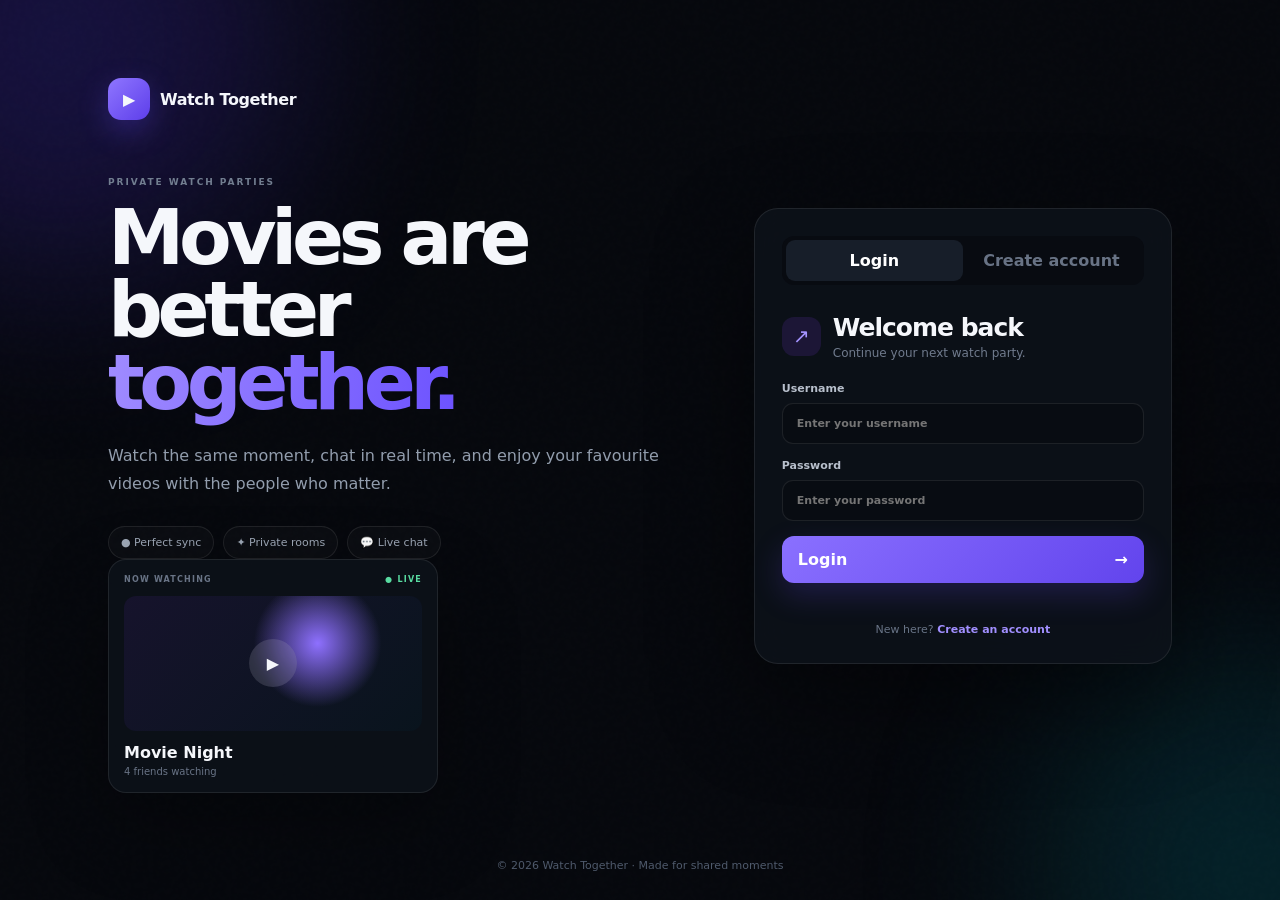
<file: src/main/resources/static/index.html>
<!DOCTYPE html>
<html lang="en">

<head>
    <meta charset="UTF-8">
    <meta name="viewport" content="width=device-width,initial-scale=1.0">
    <title>Watch Together — Watch. Chat. Connect.</title>
    <link rel="stylesheet" href="style.css">
</head>

<body class="auth-page">
    <div class="ambient a1"></div>
    <div class="ambient a2"></div>
    <div class="noise"></div>
    <main class="auth-shell">
        <section class="auth-showcase">
            <div class="brand"><span class="brand-icon">▶</span><span>Watch Together</span></div>
            <div class="showcase-copy">
                <span class="eyebrow">PRIVATE WATCH PARTIES</span>
                <h1>Movies are better<br><em>together.</em></h1>
                <p>Watch the same moment, chat in real time, and enjoy your favourite videos with the people who matter.
                </p>
            </div>
            <div class="feature-pills"><span>● Perfect sync</span><span>✦ Private rooms</span><span>💬 Live chat</span>
            </div>
            <div class="floating-preview">
                <div class="preview-top"><span>NOW WATCHING</span><b>● LIVE</b></div>
                <div class="preview-art"><span>▶</span></div>
                <div class="preview-info"><strong>Movie Night</strong><small>4 friends watching</small></div>
            </div>
        </section>
        <section class="auth-panel">
            <div class="auth-tabs"><button id="loginTab" class="active" onclick="showLogin()">Login</button><button
                    id="registerTab" onclick="showRegister()">Create account</button></div>
            <div id="loginCard" class="auth-form">
                <div class="form-heading"><span class="heading-icon">↗</span>
                    <div>
                        <h2>Welcome back</h2>
                        <p>Continue your next watch party.</p>
                    </div>
                </div>
                <label>Username<input id="loginUsername" type="text" placeholder="Enter your username"
                        autocomplete="username"></label>
                <label>Password<input id="loginPassword" type="password" placeholder="Enter your password"
                        autocomplete="current-password"></label>
                <button class="primary-btn" onclick="loginUser()">Login <span>→</span></button>
                <p id="authMessage" class="form-message"></p>
                <p class="form-switch">New here? <button onclick="showRegister()">Create an account</button></p>
            </div>
            <div id="registerCard" class="auth-form hidden">
                <div class="form-heading"><span class="heading-icon">+</span>
                    <div>
                        <h2>Create account</h2>
                        <p>Start your next watch party.</p>
                    </div>
                </div>
                <label>Username<input id="registerUsername" type="text" placeholder="Choose a username"
                        autocomplete="username"></label>
                <label>Email<input id="registerEmail" type="email" placeholder="you@example.com"
                        autocomplete="email"></label>
                <label>Password<input id="registerPassword" type="password" placeholder="Create a password"
                        autocomplete="new-password"></label>
                <label>Confirm password<input id="confirmPassword" type="password" placeholder="Repeat your password"
                        autocomplete="new-password"></label>
                <button class="primary-btn" onclick="registerUser()">Create account <span>→</span></button>
                <p id="registerMessage" class="form-message"></p>
                <p class="form-switch">Already have an account? <button onclick="showLogin()">Login</button></p>
            </div>
        </section>
    </main>
    <footer>© 2026 Watch Together · Made for shared moments</footer>
    <script src="app.js"></script>
</body>

</html>
</file>
<file: src/main/resources/static/style.css>
* {
    box-sizing: border-box;
    margin: 0;
    padding: 0
}

:root {
    --bg: #06080d;
    --panel: #0c1119;
    --panel2: #111824;
    --line: rgba(255, 255, 255, .085);
    --text: #f5f7fb;
    --muted: #8b96a7;
    --accent: #7658ff;
    --accent2: #a48fff;
    --green: #42e39c;
    --red: #ff6d80
}

html,
body {
    min-height: 100%;
    font-family: Inter, ui-sans-serif, system-ui, -apple-system, "Segoe UI", sans-serif;
    background: var(--bg);
    color: var(--text)
}

body {
    overflow-x: hidden
}

button,
input {
    font: inherit
}

button {
    cursor: pointer
}

a {
    text-decoration: none;
    color: inherit
}

.hidden {
    display: none !important
}

.ambient {
    position: fixed;
    border-radius: 50%;
    filter: blur(100px);
    pointer-events: none;
    z-index: 0;
    opacity: .2
}

.a1 {
    width: 480px;
    height: 480px;
    left: -180px;
    top: -200px;
    background: #5b39ff
}

.a2 {
    width: 420px;
    height: 420px;
    right: -180px;
    bottom: -180px;
    background: #008d9e
}

.noise {
    position: fixed;
    inset: 0;
    pointer-events: none;
    opacity: .025;
    background-image: url("data:image/svg+xml,%3Csvg viewBox='0 0 180 180' xmlns='http://www.w3.org/2000/svg'%3E%3Cfilter id='n'%3E%3CfeTurbulence type='fractalNoise' baseFrequency='.9' numOctaves='3' stitchTiles='stitch'/%3E%3C/filter%3E%3Crect width='100%25' height='100%25' filter='url(%23n)' opacity='.6'/%3E%3C/svg%3E")
}

.brand {
    display: flex;
    align-items: center;
    gap: 10px;
    font-weight: 850;
    letter-spacing: -.025em
}

.brand-icon {
    width: 42px;
    height: 42px;
    border-radius: 13px;
    display: grid;
    place-items: center;
    background: linear-gradient(135deg, #8f76ff, #5d3eea);
    box-shadow: 0 10px 30px rgba(106, 77, 255, .3)
}

.brand-icon.small {
    width: 36px;
    height: 36px;
    border-radius: 11px;
    font-size: 13px
}

.eyebrow {
    font-size: 9px;
    letter-spacing: .22em;
    color: #727e90;
    font-weight: 850
}

.primary-btn,
.secondary-btn,
.ghost-btn,
.leave-btn {
    border: 0;
    transition: .2s ease
}

.primary-btn {
    width: 100%;
    padding: 14px 16px;
    border-radius: 12px;
    background: linear-gradient(135deg, #8a70ff, #6244ed);
    color: #fff;
    font-weight: 800;
    display: flex;
    align-items: center;
    justify-content: space-between;
    box-shadow: 0 12px 30px rgba(98, 68, 237, .22)
}

.primary-btn:hover {
    transform: translateY(-2px);
    box-shadow: 0 18px 40px rgba(98, 68, 237, .34)
}

.secondary-btn {
    padding: 14px 18px;
    border-radius: 12px;
    background: #171e29;
    color: #fff;
    border: 1px solid var(--line);
    font-weight: 800;
    display: flex;
    gap: 25px;
    align-items: center
}

.secondary-btn:hover {
    background: #202a38;
    transform: translateY(-2px)
}

.ghost-btn {
    padding: 10px 14px;
    border-radius: 10px;
    background: transparent;
    color: #cbd2dd;
    border: 1px solid var(--line)
}

.ghost-btn:hover {
    background: #151c26
}

.online-dot {
    display: inline-block;
    width: 7px;
    height: 7px;
    border-radius: 50%;
    background: var(--green);
    box-shadow: 0 0 12px rgba(66, 227, 156, .7)
}

footer {
    text-align: center;
    position: relative;
    z-index: 1;
    color: #4f5a6c;
    font-size: 11px;
    padding: 18px 0 28px
}

.auth-page {
    min-height: 100vh;
    display: flex;
    flex-direction: column
}

.auth-shell {
    position: relative;
    z-index: 1;
    width: min(1120px, 100%);
    margin: auto;
    padding: 58px 28px 28px;
    display: grid;
    grid-template-columns: 1.15fr .85fr;
    gap: 80px;
    align-items: center
}

.auth-showcase {
    min-height: 620px;
    display: flex;
    flex-direction: column;
    justify-content: space-between
}

.showcase-copy {
    margin-top: 50px
}

.showcase-copy h1 {
    font-size: clamp(48px, 6vw, 78px);
    line-height: .94;
    letter-spacing: -.07em;
    margin: 13px 0 23px
}

.showcase-copy h1 em {
    font-style: normal;
    background: linear-gradient(100deg, #a08cff, #6c52ff);
    -webkit-background-clip: text;
    color: transparent
}

.showcase-copy p {
    max-width: 590px;
    color: #929dad;
    line-height: 1.75;
    font-size: 16px
}

.feature-pills {
    display: flex;
    flex-wrap: wrap;
    gap: 9px;
    margin-top: 28px
}

.feature-pills span {
    padding: 9px 12px;
    border: 1px solid var(--line);
    border-radius: 100px;
    background: rgba(255, 255, 255, .025);
    color: #9da7b6;
    font-size: 11px
}

.floating-preview {
    width: 330px;
    padding: 15px;
    border: 1px solid var(--line);
    border-radius: 18px;
    background: rgba(15, 20, 29, .72);
    box-shadow: 0 30px 80px rgba(0, 0, 0, .3);
    animation: float 5s ease-in-out infinite
}

.preview-top {
    display: flex;
    justify-content: space-between;
    color: #697486;
    font-size: 8px;
    letter-spacing: .15em;
    font-weight: 800
}

.preview-top b {
    color: #59dba1
}

.preview-art {
    height: 135px;
    margin: 12px 0;
    border-radius: 12px;
    background: radial-gradient(circle at 65% 35%, #8e70ff 0, transparent 30%), linear-gradient(135deg, #16132c, #09141d);
    display: grid;
    place-items: center
}

.preview-art span {
    width: 48px;
    height: 48px;
    border-radius: 50%;
    display: grid;
    place-items: center;
    background: rgba(255, 255, 255, .12);
    backdrop-filter: blur(10px)
}

.preview-info strong,
.preview-info small {
    display: block
}

.preview-info small {
    color: #697486;
    font-size: 10px;
    margin-top: 4px
}

.auth-panel {
    background: rgba(13, 18, 26, .86);
    border: 1px solid var(--line);
    border-radius: 24px;
    padding: 27px;
    box-shadow: 0 35px 100px rgba(0, 0, 0, .4);
    backdrop-filter: blur(18px)
}

.auth-tabs {
    display: grid;
    grid-template-columns: 1fr 1fr;
    background: #080b11;
    border-radius: 12px;
    padding: 4px;
    margin-bottom: 28px
}

.auth-tabs button {
    border: 0;
    background: transparent;
    color: #687385;
    padding: 11px;
    border-radius: 9px;
    font-weight: 800
}

.auth-tabs button.active {
    background: #171e29;
    color: #fff
}

.form-heading {
    display: flex;
    gap: 12px;
    align-items: center;
    margin-bottom: 22px
}

.heading-icon {
    width: 39px;
    height: 39px;
    border-radius: 12px;
    background: #1c1636;
    color: #a493ff;
    display: grid;
    place-items: center;
    font-size: 20px
}

.form-heading h2 {
    font-size: 25px;
    letter-spacing: -.04em
}

.form-heading p {
    color: #707b8d;
    font-size: 12px;
    margin-top: 4px
}

.auth-form label,
.modal-card label {
    display: block;
    color: #b8c0cc;
    font-size: 11px;
    font-weight: 800;
    margin: 15px 0
}

.auth-form input,
.modal-card input {
    width: 100%;
    margin-top: 8px;
    background: #080c12;
    border: 1px solid var(--line);
    color: #fff;
    padding: 13px 14px;
    border-radius: 11px;
    outline: 0;
    transition: .2s
}

.auth-form input:focus,
.modal-card input:focus {
    border-color: #7658ff;
    box-shadow: 0 0 0 3px rgba(118, 88, 255, .11)
}

.form-message {
    min-height: 18px;
    margin-top: 10px;
    font-size: 11px
}

.form-switch {
    text-align: center;
    color: #687486;
    font-size: 11px;
    margin-top: 12px
}

.form-switch button {
    border: 0;
    background: none;
    color: #a18fff;
    font-weight: 800
}

.dashboard-page,
.watch-page {
    position: relative;
    min-height: 100vh
}

.app-shell,
.watch-shell {
    position: relative;
    z-index: 1
}

.topbar,
.watch-topbar {
    height: 76px;
    display: flex;
    align-items: center;
    justify-content: space-between;
    padding: 0 5vw;
    background: rgba(6, 8, 13, .7);
    border-bottom: 1px solid var(--line);
    backdrop-filter: blur(18px)
}

.top-actions,
.room-meta {
    display: flex;
    align-items: center;
    gap: 12px
}

.user-chip {
    display: flex;
    align-items: center;
    gap: 8px;
    color: #c8cfda;
    font-size: 12px
}

.dashboard-content {
    width: min(1180px, 100%);
    margin: auto;
    padding: 76px 28px
}

.dashboard-hero {
    display: flex;
    align-items: flex-end;
    justify-content: space-between;
    gap: 30px
}

.dashboard-hero h1 {
    font-size: clamp(38px, 5vw, 61px);
    line-height: 1;
    letter-spacing: -.065em;
    margin: 13px 0 20px
}

.dashboard-hero h1 span {
    background: linear-gradient(100deg, #a18eff, #7257ff);
    -webkit-background-clip: text;
    color: transparent
}

.dashboard-hero p {
    color: #7f8a9b
}

.status-card {
    min-width: 240px;
    display: flex;
    align-items: center;
    gap: 10px;
    padding: 14px 15px;
    border: 1px solid var(--line);
    background: rgba(255, 255, 255, .025);
    border-radius: 13px
}

.status-card b,
.status-card small {
    display: block
}

.status-card b {
    font-size: 11px
}

.status-card small {
    font-size: 9px;
    color: #697486;
    margin-top: 3px
}

.action-grid {
    display: grid;
    grid-template-columns: 1fr 1fr;
    gap: 18px;
    margin-top: 52px
}

.action-card {
    min-height: 320px;
    padding: 30px;
    border: 1px solid var(--line);
    border-radius: 22px;
    background: linear-gradient(145deg, #101720, #0a0e15);
    display: flex;
    flex-direction: column;
    align-items: flex-start;
    transition: .3s
}

.action-card:hover {
    transform: translateY(-6px);
    border-color: rgba(132, 105, 255, .3);
    box-shadow: 0 25px 60px rgba(0, 0, 0, .2)
}

.action-card.featured {
    background: radial-gradient(circle at 95% 0, rgba(113, 80, 255, .2), transparent 38%), linear-gradient(145deg, #12172a, #0a0f17)
}

.card-top {
    width: 100%;
    display: flex;
    justify-content: space-between
}

.card-top>span:last-child {
    font-size: 8px;
    letter-spacing: .2em;
    color: #5e697b;
    font-weight: 900
}

.action-icon {
    width: 48px;
    height: 48px;
    border-radius: 14px;
    background: #19152e;
    color: #a28fff;
    display: grid;
    place-items: center;
    font-size: 25px
}

.action-card h2 {
    font-size: 28px;
    letter-spacing: -.045em;
    margin-top: 35px
}

.action-card p {
    max-width: 420px;
    color: #788496;
    font-size: 13px;
    line-height: 1.7;
    margin: 10px 0 auto
}

.action-card .primary-btn,
.action-card .secondary-btn {
    margin-top: 25px
}

.feature-strip {
    display: grid;
    grid-template-columns: repeat(3, 1fr);
    gap: 1px;
    background: var(--line);
    border: 1px solid var(--line);
    border-radius: 18px;
    overflow: hidden;
    margin-top: 22px
}

.feature-strip div {
    background: #0b1017;
    padding: 20px
}

.feature-strip small {
    display: block;
    color: #625a83;
    font-size: 9px;
    margin-bottom: 18px
}

.feature-strip b {
    display: block;
    font-size: 12px
}

.feature-strip span {
    display: block;
    color: #687486;
    font-size: 10px;
    margin-top: 5px
}

.modal {
    position: fixed;
    inset: 0;
    z-index: 20;
    display: grid;
    place-items: center;
    padding: 20px
}

.modal-backdrop {
    position: absolute;
    inset: 0;
    background: rgba(0, 0, 0, .72);
    backdrop-filter: blur(8px)
}

.modal-card {
    position: relative;
    width: min(430px, 100%);
    padding: 30px;
    border: 1px solid var(--line);
    border-radius: 22px;
    background: #0e141d;
    box-shadow: 0 35px 100px rgba(0, 0, 0, .55);
    animation: modalIn .25s ease
}

.modal-card h2 {
    font-size: 29px;
    letter-spacing: -.045em;
    margin: 10px 0 5px
}

.modal-card>p {
    font-size: 12px;
    color: #717c8e
}

.modal-close {
    position: absolute;
    right: 17px;
    top: 12px;
    border: 0;
    background: none;
    color: #6d7788;
    font-size: 26px
}

.full {
    margin-top: 8px
}

.watch-topbar {
    padding: 0 2.5vw
}

.room-code {
    display: flex;
    align-items: center;
    gap: 8px;
    padding-right: 14px;
    border-right: 1px solid var(--line)
}

.room-code small {
    font-size: 8px;
    color: #596578;
    letter-spacing: .18em
}

.room-code b {
    font-size: 12px;
    letter-spacing: .14em
}

.watching {
    font-size: 10px;
    color: #7d899b;
    display: flex;
    gap: 7px;
    align-items: center
}

.avatar {
    width: 34px;
    height: 34px;
    border-radius: 50%;
    display: grid;
    place-items: center;
    background: linear-gradient(135deg, #5c47b7, #268b86);
    font-size: 10px;
    font-weight: 900
}

.room-username {
    font-size: 11px;
    color: #c2cad6
}

.leave-btn {
    padding: 9px 13px;
    border-radius: 10px;
    background: rgba(255, 255, 255, .04);
    border: 1px solid var(--line);
    color: #d2d8e1
}

.leave-btn:hover {
    background: rgba(255, 100, 120, .1);
    border-color: rgba(255, 100, 120, .25);
    color: #ff9aa7
}

.watch-layout {
    width: min(1550px, 100%);
    margin: auto;
    padding: 24px;
    display: grid;
    grid-template-columns: minmax(0, 1fr) 370px;
    gap: 18px
}

.player-panel,
.chat-panel {
    background: #0a0f16;
    border: 1px solid var(--line);
    border-radius: 20px;
    overflow: hidden
}

.player-panel {
    padding: 24px
}

.player-heading {
    display: flex;
    justify-content: space-between;
    align-items: flex-end;
    margin-bottom: 20px
}

.player-heading h1 {
    font-size: 28px;
    letter-spacing: -.045em;
    margin-top: 6px
}

.sync-badge {
    display: flex;
    align-items: center;
    gap: 7px;
    padding: 7px 10px;
    border-radius: 100px;
    background: rgba(66, 227, 156, .045);
    border: 1px solid rgba(66, 227, 156, .14);
    color: #85dfb8;
    font-size: 9px
}

.video-frame {
    position: relative;
    aspect-ratio: 16/9;
    border-radius: 15px;
    overflow: hidden;
    background: #020305;
    box-shadow: 0 25px 65px rgba(0, 0, 0, .4)
}

.video-frame video {
    display: block;
    width: 100%;
    height: 100%;
    background: #020305
}

.player-footer {
    display: flex;
    align-items: center;
    justify-content: space-between;
    padding: 17px 3px 0;
    color: #aeb7c4
}

.player-footer div {
    display: flex;
    align-items: center;
    gap: 8px
}

.player-footer b {
    font-size: 11px
}

.player-footer small {
    font-size: 9px;
    color: #626e80
}

.player-footer>span {
    font-size: 9px;
    color: #586476
}

.pulse-dot {
    width: 7px;
    height: 7px;
    border-radius: 50%;
    background: var(--green);
    box-shadow: 0 0 0 5px rgba(66, 227, 156, .07)
}

.chat-panel {
    display: flex;
    flex-direction: column;
    min-height: calc(100vh - 125px)
}

.chat-top {
    padding: 22px;
    border-bottom: 1px solid var(--line);
    display: flex;
    align-items: flex-end;
    justify-content: space-between
}

.chat-top h2 {
    font-size: 21px;
    margin-top: 5px
}

.live-label {
    font-size: 8px;
    letter-spacing: .15em;
    color: #62d9a4
}

.chat-box {
    flex: 1;
    overflow: auto;
    padding: 18px
}

.welcome-message {
    height: 100%;
    min-height: 230px;
    display: flex;
    align-items: center;
    justify-content: center;
    flex-direction: column;
    gap: 6px;
    text-align: center;
    color: #697486
}

.welcome-message b {
    font-size: 12px;
    color: #bec6d2
}

.welcome-message span {
    font-size: 10px
}

.welcome-icon {
    width: 44px;
    height: 44px;
    border-radius: 14px;
    background: #17132c;
    color: #9b88ff;
    display: grid;
    place-items: center;
    margin-bottom: 8px
}

.message {
    max-width: 84%;
    padding: 10px 12px;
    border-radius: 13px;
    margin-bottom: 10px;
    background: #141b25;
    color: #d8dee7;
    font-size: 11px;
    line-height: 1.45;
    animation: messageIn .2s ease
}

.message.right {
    margin-left: auto;
    background: #4c3a98
}

.message strong {
    display: block;
    color: #a594ff;
    font-size: 9px;
    margin-bottom: 3px
}

.message.right strong {
    color: #e5dfff
}

.message-time {
    display: block;
    color: #657184;
    font-size: 7px;
    margin-top: 5px
}

.message.right .message-time {
    text-align: right;
    color: #b6addc
}

.typing-indicator {
    min-height: 0;
    padding: 0 18px;
    color: #697587;
    font-size: 9px
}

.chat-input-area {
    display: flex;
    gap: 8px;
    padding: 13px;
    border-top: 1px solid var(--line);
    background: #080c12
}

.chat-input-area input {
    flex: 1;
    min-width: 0;
    background: #111821;
    border: 1px solid var(--line);
    color: #fff;
    border-radius: 11px;
    padding: 11px 12px;
    outline: 0
}

.chat-input-area input:focus {
    border-color: #7255f5
}

.chat-input-area button {
    width: 40px;
    height: 40px;
    border: 0;
    border-radius: 11px;
    background: #7357f5;
    color: #fff;
    font-weight: 900
}

@keyframes float {

    0%,
    100% {
        transform: translateY(0)
    }

    50% {
        transform: translateY(-8px)
    }
}

@keyframes modalIn {
    from {
        opacity: 0;
        transform: translateY(10px) scale(.98)
    }

    to {
        opacity: 1;
        transform: none
    }
}

@keyframes messageIn {
    from {
        opacity: 0;
        transform: translateY(5px)
    }

    to {
        opacity: 1;
        transform: none
    }
}

@media(max-width:900px) {
    .auth-shell {
        grid-template-columns: 1fr;
        gap: 35px;
        padding-top: 30px
    }

    .auth-showcase {
        min-height: auto
    }

    .floating-preview {
        display: none
    }

    .showcase-copy {
        margin-top: 40px
    }

    .dashboard-hero {
        flex-direction: column;
        align-items: flex-start
    }

    .status-card {
        width: 100%
    }

    .action-grid {
        grid-template-columns: 1fr
    }

    .watch-layout {
        grid-template-columns: 1fr;
        padding: 12px
    }

    .chat-panel {
        min-height: 440px
    }

    .watch-topbar {
        height: auto;
        min-height: 68px;
        flex-wrap: wrap;
        padding: 12px 15px;
        gap: 10px
    }
}

@media(max-width:600px) {
    .auth-shell {
        padding: 25px 16px
    }

    .showcase-copy h1 {
        font-size: 46px
    }

    .auth-panel {
        padding: 20px
    }

    .topbar {
        padding: 0 16px
    }

    .topbar .brand>span:last-child,
    .watch-topbar .brand>span:last-child {
        display: none
    }

    .dashboard-content {
        padding: 45px 16px
    }

    .dashboard-hero h1 {
        font-size: 38px
    }

    .action-card {
        min-height: 280px;
        padding: 24px
    }

    .feature-strip {
        grid-template-columns: 1fr
    }

    .room-code,
    .room-username {
        display: none
    }

    .player-panel {
        padding: 13px
    }

    .player-heading h1 {
        font-size: 21px
    }

    .player-footer>span,
    .player-footer small {
        display: none
    }
}
</file>
